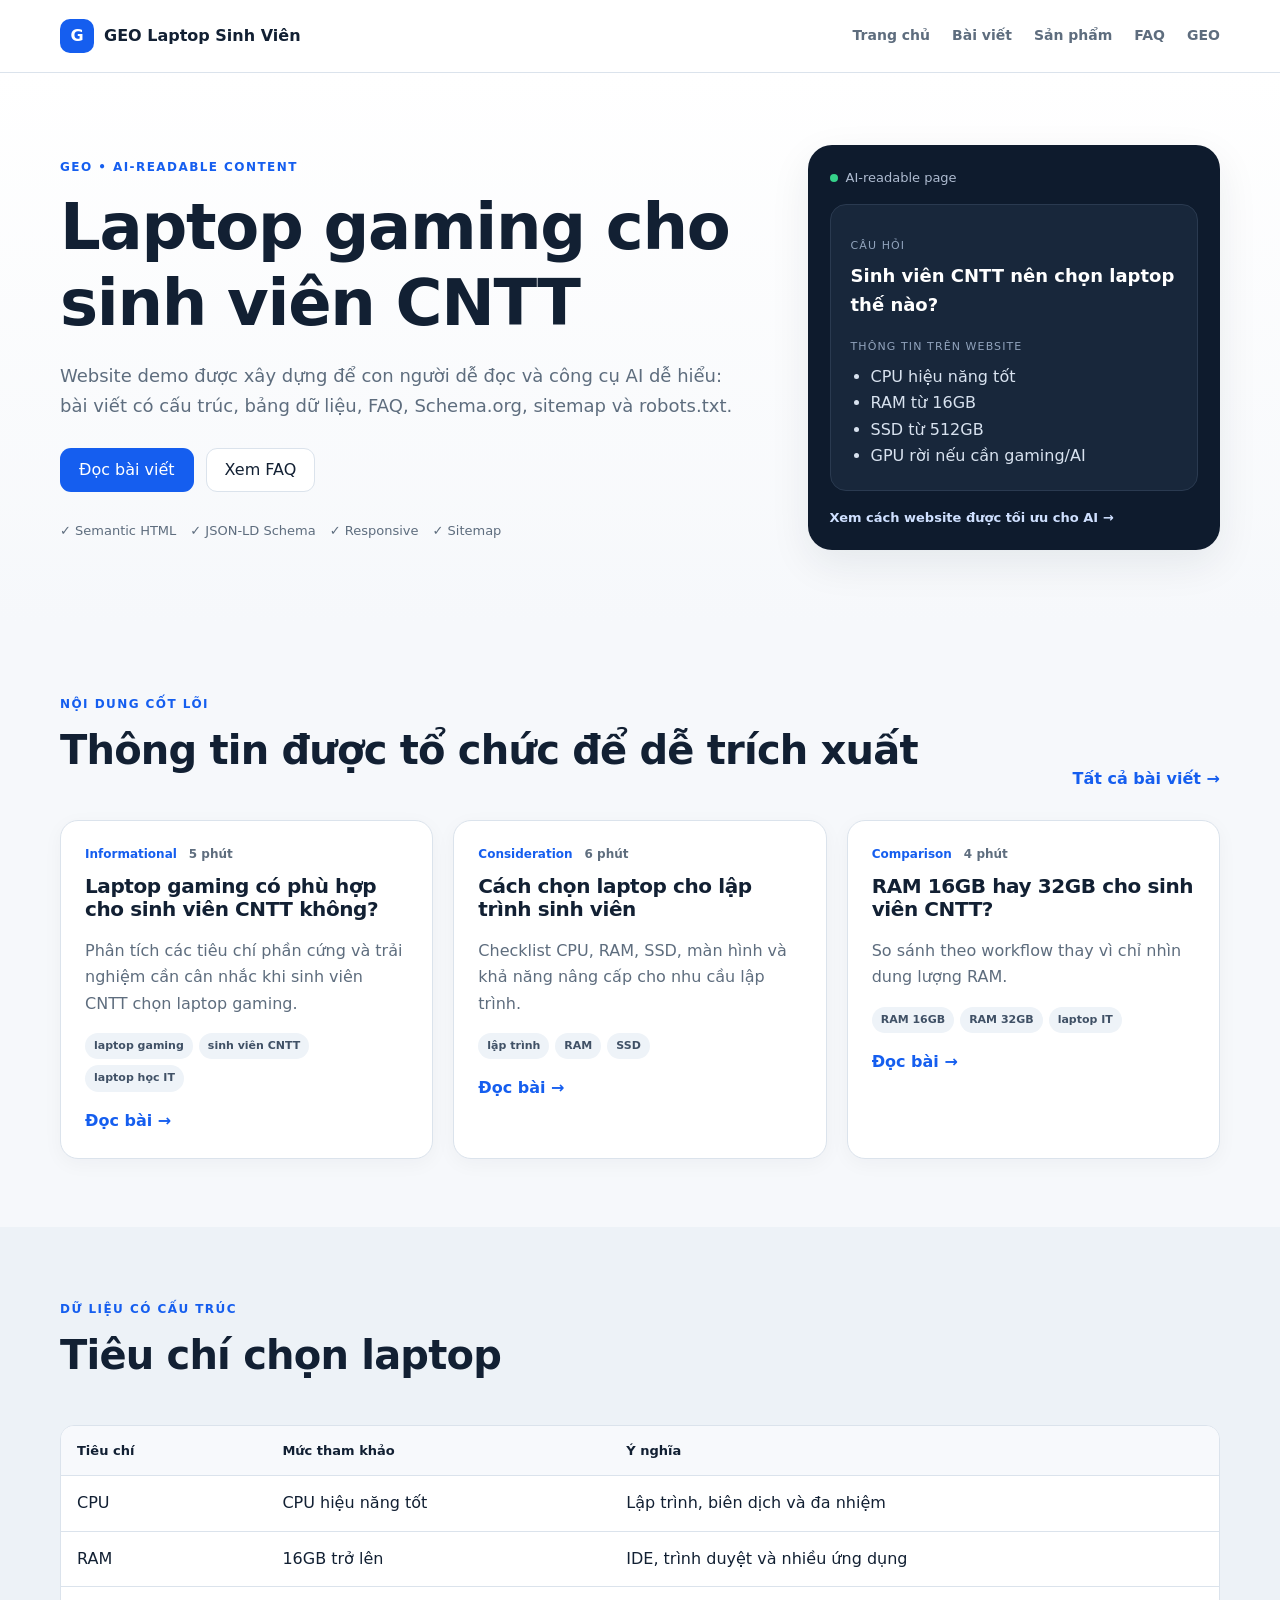
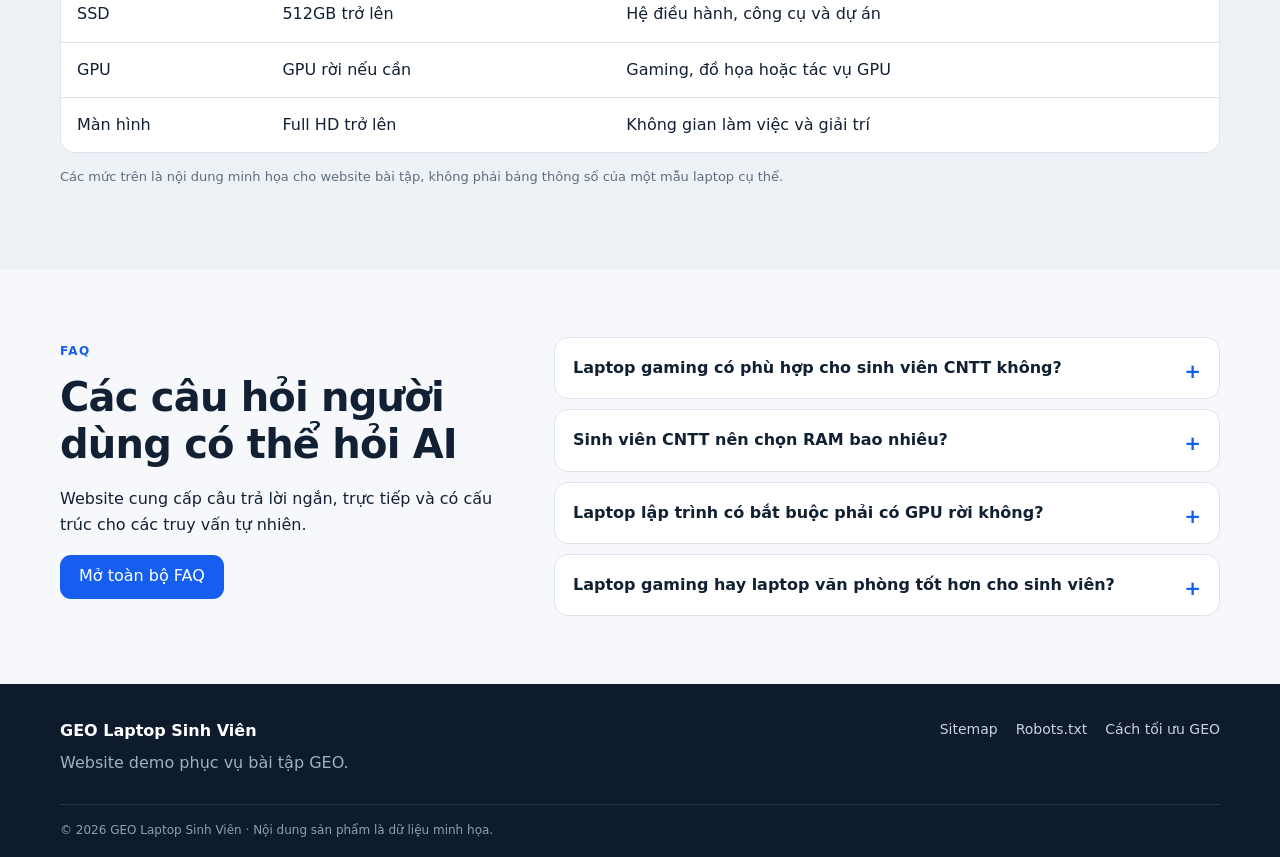
<file: index.html>
<!DOCTYPE html>
<html lang="vi">
<head>
  <meta charset="UTF-8">
  <meta name="viewport" content="width=device-width, initial-scale=1.0">
  <meta name="description" content="GEO Laptop Sinh Viên - hướng dẫn chọn laptop gaming cho sinh viên CNTT, bài viết, FAQ và dữ liệu sản phẩm có cấu trúc để AI Search dễ đọc.">
  <meta name="robots" content="index, follow">
  <link rel="canonical" href="https://YOUR-DOMAIN.com/">
  <link rel="stylesheet" href="css/style.css">
  <title>GEO Laptop Sinh Viên | Laptop Gaming cho Sinh viên CNTT</title>
  <script type="application/ld+json">
  {
    "@context":"https://schema.org",
    "@type":"WebSite",
    "name":"GEO Laptop Sinh Viên",
    "url":"https://YOUR-DOMAIN.com/",
    "description":"Website demo tối ưu GEO về laptop gaming cho sinh viên CNTT.",
    "inLanguage":"vi-VN",
    "potentialAction":{
      "@type":"SearchAction",
      "target":"https://YOUR-DOMAIN.com/search.html?q={search_term_string}",
      "query-input":"required name=search_term_string"
    }
  }
  </script>
</head>
<body>
  <header id="site-header"></header>

  <main>
    <section class="hero">
      <div class="container hero-grid">
        <div>
          <span class="eyebrow">GEO • AI-READABLE CONTENT</span>
          <h1>Laptop gaming cho sinh viên CNTT</h1>
          <p class="hero-lead">
            Website demo được xây dựng để con người dễ đọc và công cụ AI dễ hiểu:
            bài viết có cấu trúc, bảng dữ liệu, FAQ, Schema.org, sitemap và robots.txt.
          </p>
          <div class="hero-actions">
            <a class="btn btn-primary" href="posts.html">Đọc bài viết</a>
            <a class="btn btn-secondary" href="faq.html">Xem FAQ</a>
          </div>
          <div class="trust-line">
            <span>✓ Semantic HTML</span>
            <span>✓ JSON-LD Schema</span>
            <span>✓ Responsive</span>
            <span>✓ Sitemap</span>
          </div>
        </div>
        <div class="hero-card">
          <div class="hero-card-top">
            <span class="status-dot"></span>
            <span>AI-readable page</span>
          </div>
          <div class="ai-answer">
            <div class="mini-label">Câu hỏi</div>
            <strong>Sinh viên CNTT nên chọn laptop thế nào?</strong>
            <div class="mini-label">Thông tin trên website</div>
            <ul>
              <li>CPU hiệu năng tốt</li>
              <li>RAM từ 16GB</li>
              <li>SSD từ 512GB</li>
              <li>GPU rời nếu cần gaming/AI</li>
            </ul>
          </div>
          <a class="source-pill" href="about.html#geo">Xem cách website được tối ưu cho AI →</a>
        </div>
      </div>
    </section>

    <section class="section">
      <div class="container">
        <div class="section-heading">
          <div>
            <span class="eyebrow">NỘI DUNG CỐT LÕI</span>
            <h2>Thông tin được tổ chức để dễ trích xuất</h2>
          </div>
          <a class="text-link" href="posts.html">Tất cả bài viết →</a>
        </div>
        <div id="featured-posts" class="card-grid"></div>
      </div>
    </section>

    <section class="section section-muted">
      <div class="container">
        <div class="section-heading">
          <div>
            <span class="eyebrow">DỮ LIỆU CÓ CẤU TRÚC</span>
            <h2>Tiêu chí chọn laptop</h2>
          </div>
        </div>
        <div class="table-wrap">
          <table class="data-table">
            <thead>
              <tr><th>Tiêu chí</th><th>Mức tham khảo</th><th>Ý nghĩa</th></tr>
            </thead>
            <tbody>
              <tr><td>CPU</td><td>CPU hiệu năng tốt</td><td>Lập trình, biên dịch và đa nhiệm</td></tr>
              <tr><td>RAM</td><td>16GB trở lên</td><td>IDE, trình duyệt và nhiều ứng dụng</td></tr>
              <tr><td>SSD</td><td>512GB trở lên</td><td>Hệ điều hành, công cụ và dự án</td></tr>
              <tr><td>GPU</td><td>GPU rời nếu cần</td><td>Gaming, đồ họa hoặc tác vụ GPU</td></tr>
              <tr><td>Màn hình</td><td>Full HD trở lên</td><td>Không gian làm việc và giải trí</td></tr>
            </tbody>
          </table>
        </div>
        <p class="note">Các mức trên là nội dung minh họa cho website bài tập, không phải bảng thông số của một mẫu laptop cụ thể.</p>
      </div>
    </section>

    <section class="section">
      <div class="container faq-preview">
        <div>
          <span class="eyebrow">FAQ</span>
          <h2>Các câu hỏi người dùng có thể hỏi AI</h2>
          <p>Website cung cấp câu trả lời ngắn, trực tiếp và có cấu trúc cho các truy vấn tự nhiên.</p>
          <a class="btn btn-primary" href="faq.html">Mở toàn bộ FAQ</a>
        </div>
        <div id="home-faq" class="faq-list"></div>
      </div>
    </section>
  </main>

  <footer id="site-footer"></footer>
  <script src="js/data.js"></script>
  <script src="js/app.js"></script>
</body>
</html>
</file>
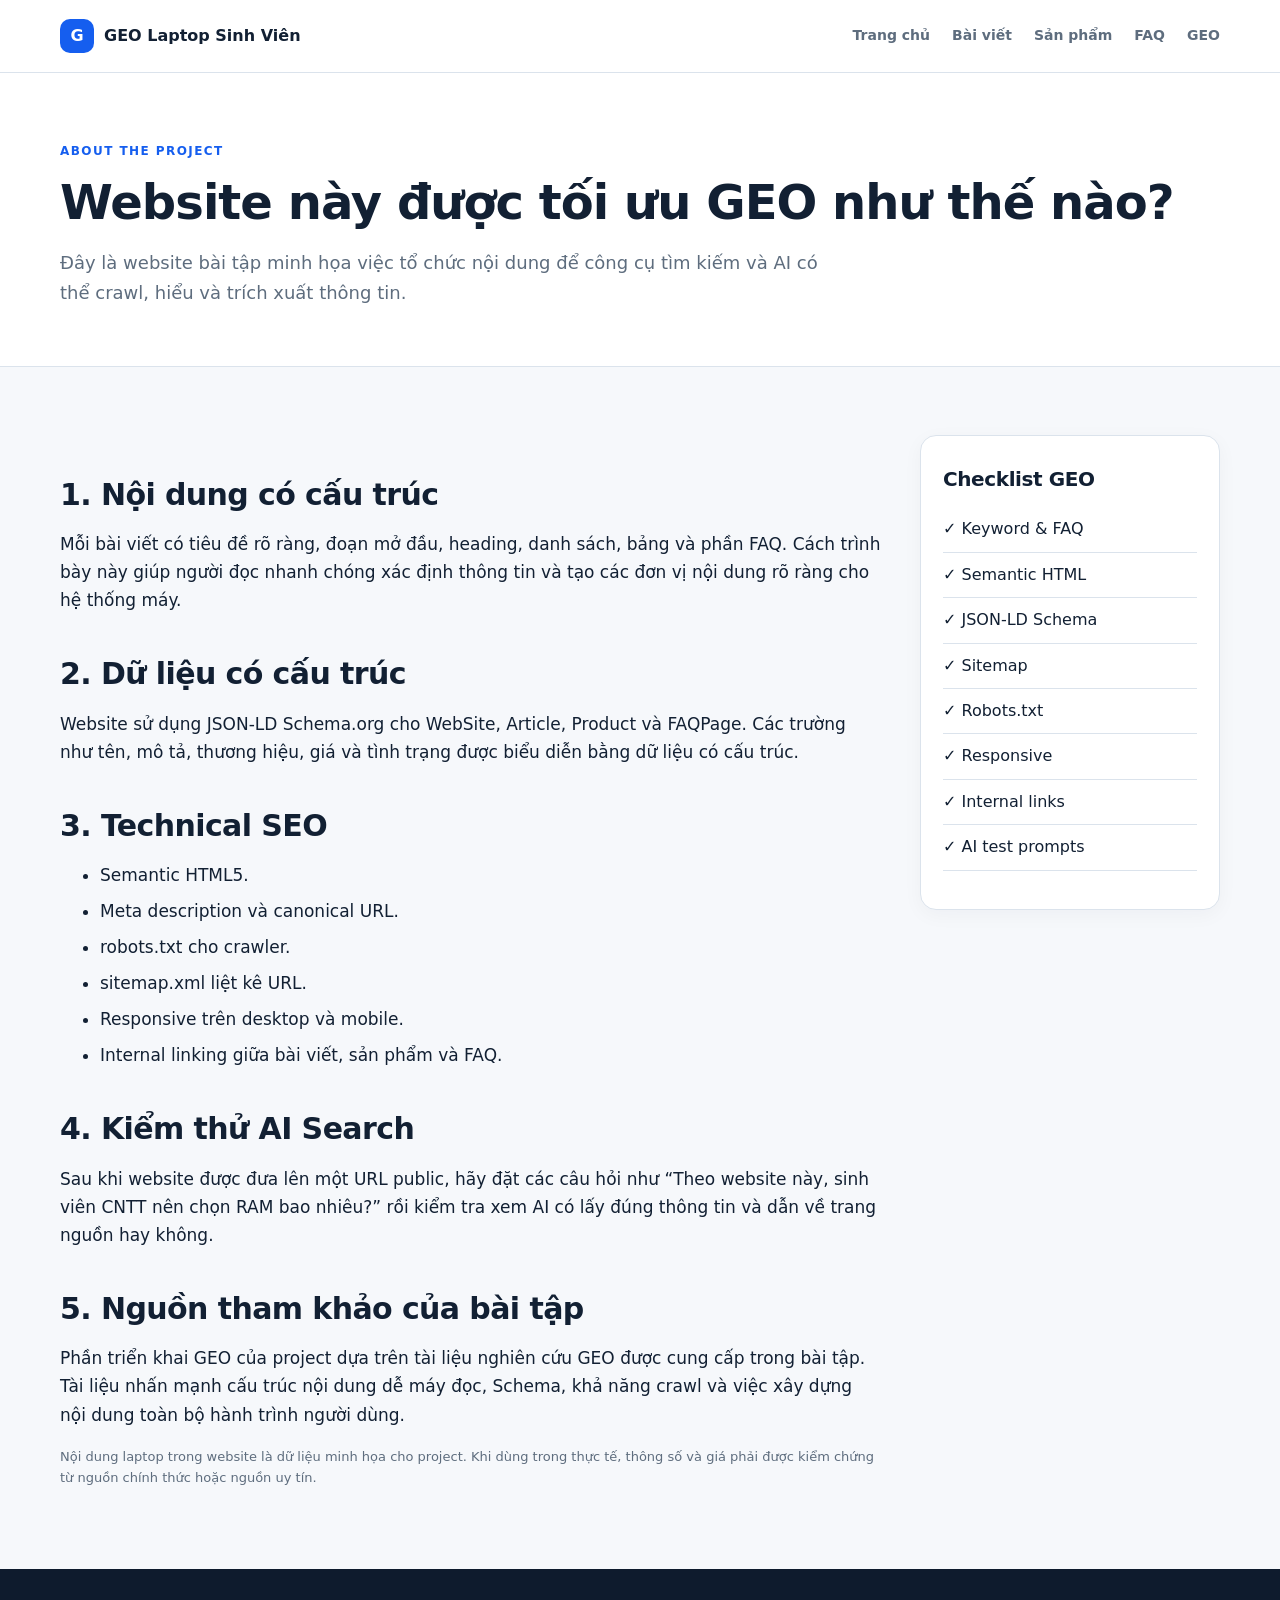
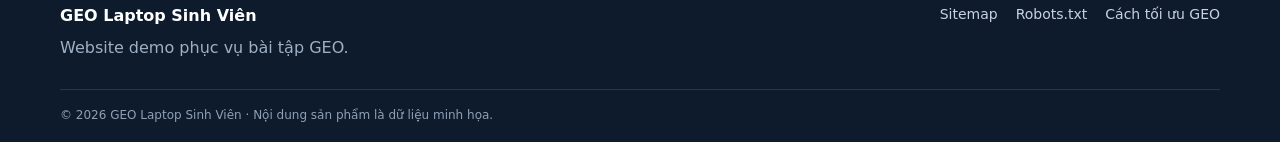
<file: about.html>
<!DOCTYPE html>
<html lang="vi">
<head>
  <meta charset="UTF-8">
  <meta name="viewport" content="width=device-width, initial-scale=1.0">
  <meta name="description" content="Giới thiệu website GEO Laptop Sinh Viên và các kỹ thuật tối ưu để AI dễ đọc nội dung.">
  <meta name="robots" content="index, follow">
  <link rel="canonical" href="https://YOUR-DOMAIN.com/about.html">
  <link rel="stylesheet" href="css/style.css">
  <title>Giới thiệu & GEO | GEO Laptop Sinh Viên</title>
  <script type="application/ld+json">
  {
    "@context":"https://schema.org",
    "@type":"AboutPage",
    "name":"Giới thiệu GEO Laptop Sinh Viên",
    "url":"https://YOUR-DOMAIN.com/about.html",
    "inLanguage":"vi-VN"
  }
  </script>
</head>
<body>
<header id="site-header"></header>
<main>
  <section class="page-head">
    <div class="container">
      <span class="eyebrow">ABOUT THE PROJECT</span>
      <h1>Website này được tối ưu GEO như thế nào?</h1>
      <p>Đây là website bài tập minh họa việc tổ chức nội dung để công cụ tìm kiếm và AI có thể crawl, hiểu và trích xuất thông tin.</p>
    </div>
  </section>

  <section class="section" id="geo">
    <div class="container content-layout">
      <article class="prose">
        <h2>1. Nội dung có cấu trúc</h2>
        <p>Mỗi bài viết có tiêu đề rõ ràng, đoạn mở đầu, heading, danh sách, bảng và phần FAQ. Cách trình bày này giúp người đọc nhanh chóng xác định thông tin và tạo các đơn vị nội dung rõ ràng cho hệ thống máy.</p>

        <h2>2. Dữ liệu có cấu trúc</h2>
        <p>Website sử dụng JSON-LD Schema.org cho WebSite, Article, Product và FAQPage. Các trường như tên, mô tả, thương hiệu, giá và tình trạng được biểu diễn bằng dữ liệu có cấu trúc.</p>

        <h2>3. Technical SEO</h2>
        <ul>
          <li>Semantic HTML5.</li>
          <li>Meta description và canonical URL.</li>
          <li>robots.txt cho crawler.</li>
          <li>sitemap.xml liệt kê URL.</li>
          <li>Responsive trên desktop và mobile.</li>
          <li>Internal linking giữa bài viết, sản phẩm và FAQ.</li>
        </ul>

        <h2>4. Kiểm thử AI Search</h2>
        <p>Sau khi website được đưa lên một URL public, hãy đặt các câu hỏi như “Theo website này, sinh viên CNTT nên chọn RAM bao nhiêu?” rồi kiểm tra xem AI có lấy đúng thông tin và dẫn về trang nguồn hay không.</p>

        <h2>5. Nguồn tham khảo của bài tập</h2>
        <p>Phần triển khai GEO của project dựa trên tài liệu nghiên cứu GEO được cung cấp trong bài tập. Tài liệu nhấn mạnh cấu trúc nội dung dễ máy đọc, Schema, khả năng crawl và việc xây dựng nội dung toàn bộ hành trình người dùng.</p>
        <p class="note">Nội dung laptop trong website là dữ liệu minh họa cho project. Khi dùng trong thực tế, thông số và giá phải được kiểm chứng từ nguồn chính thức hoặc nguồn uy tín.</p>
      </article>

      <aside class="side-card">
        <h3>Checklist GEO</h3>
        <ul class="check-list">
          <li>✓ Keyword & FAQ</li>
          <li>✓ Semantic HTML</li>
          <li>✓ JSON-LD Schema</li>
          <li>✓ Sitemap</li>
          <li>✓ Robots.txt</li>
          <li>✓ Responsive</li>
          <li>✓ Internal links</li>
          <li>✓ AI test prompts</li>
        </ul>
      </aside>
    </div>
  </section>
</main>
<footer id="site-footer"></footer>
<script src="js/data.js"></script>
<script src="js/app.js"></script>
</body>
</html>
</file>
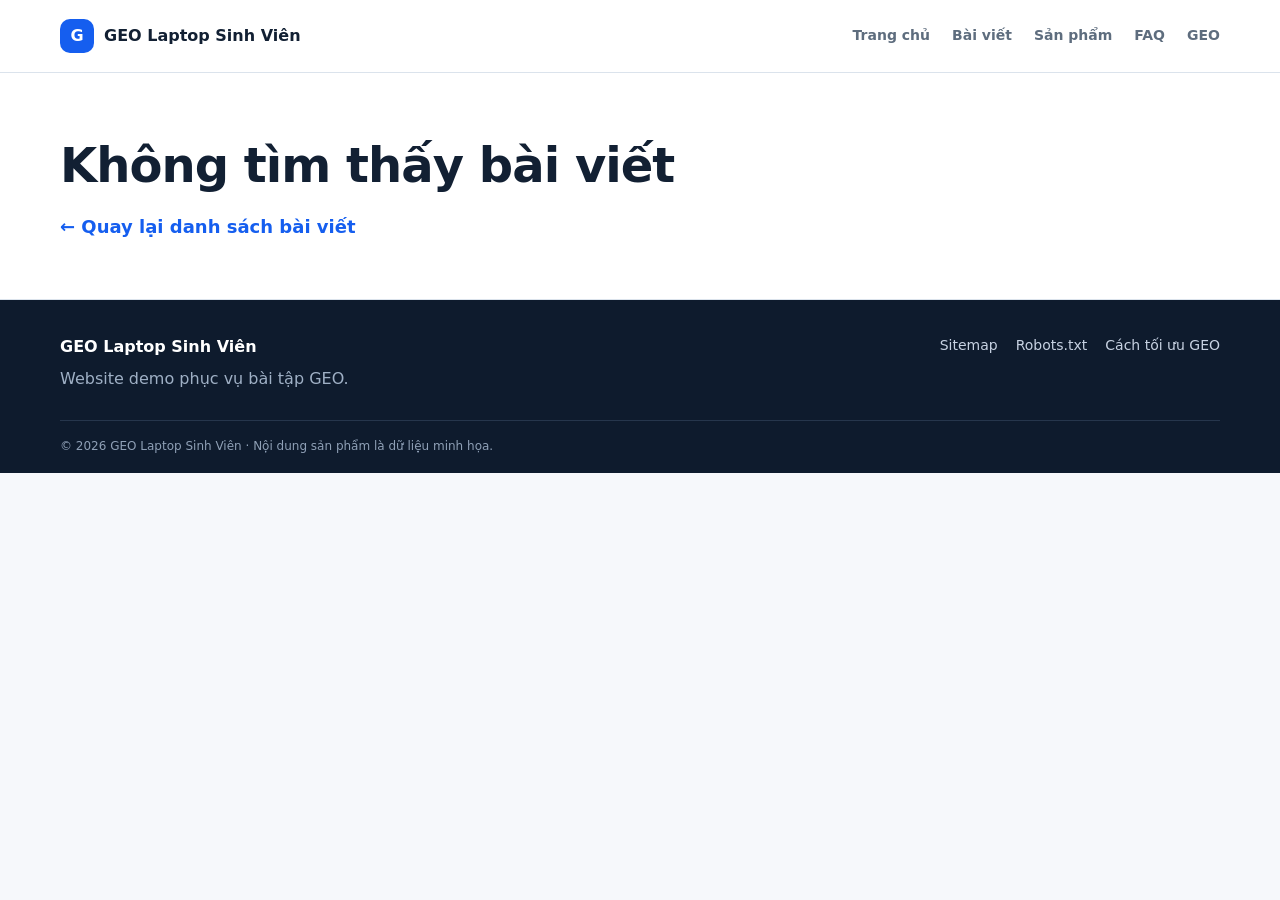
<file: article.html>
<!DOCTYPE html>
<html lang="vi">
<head>
  <meta charset="UTF-8">
  <meta name="viewport" content="width=device-width, initial-scale=1.0">
  <meta name="robots" content="index, follow">
  <link rel="stylesheet" href="css/style.css">
  <title>Bài viết | GEO Laptop Sinh Viên</title>
</head>
<body>
<header id="site-header"></header>
<main id="article-root"></main>
<footer id="site-footer"></footer>
<script src="js/data.js"></script>
<script src="js/app.js"></script>
<script>
  window.addEventListener("DOMContentLoaded", renderArticle);
</script>
</body>
</html>
</file>
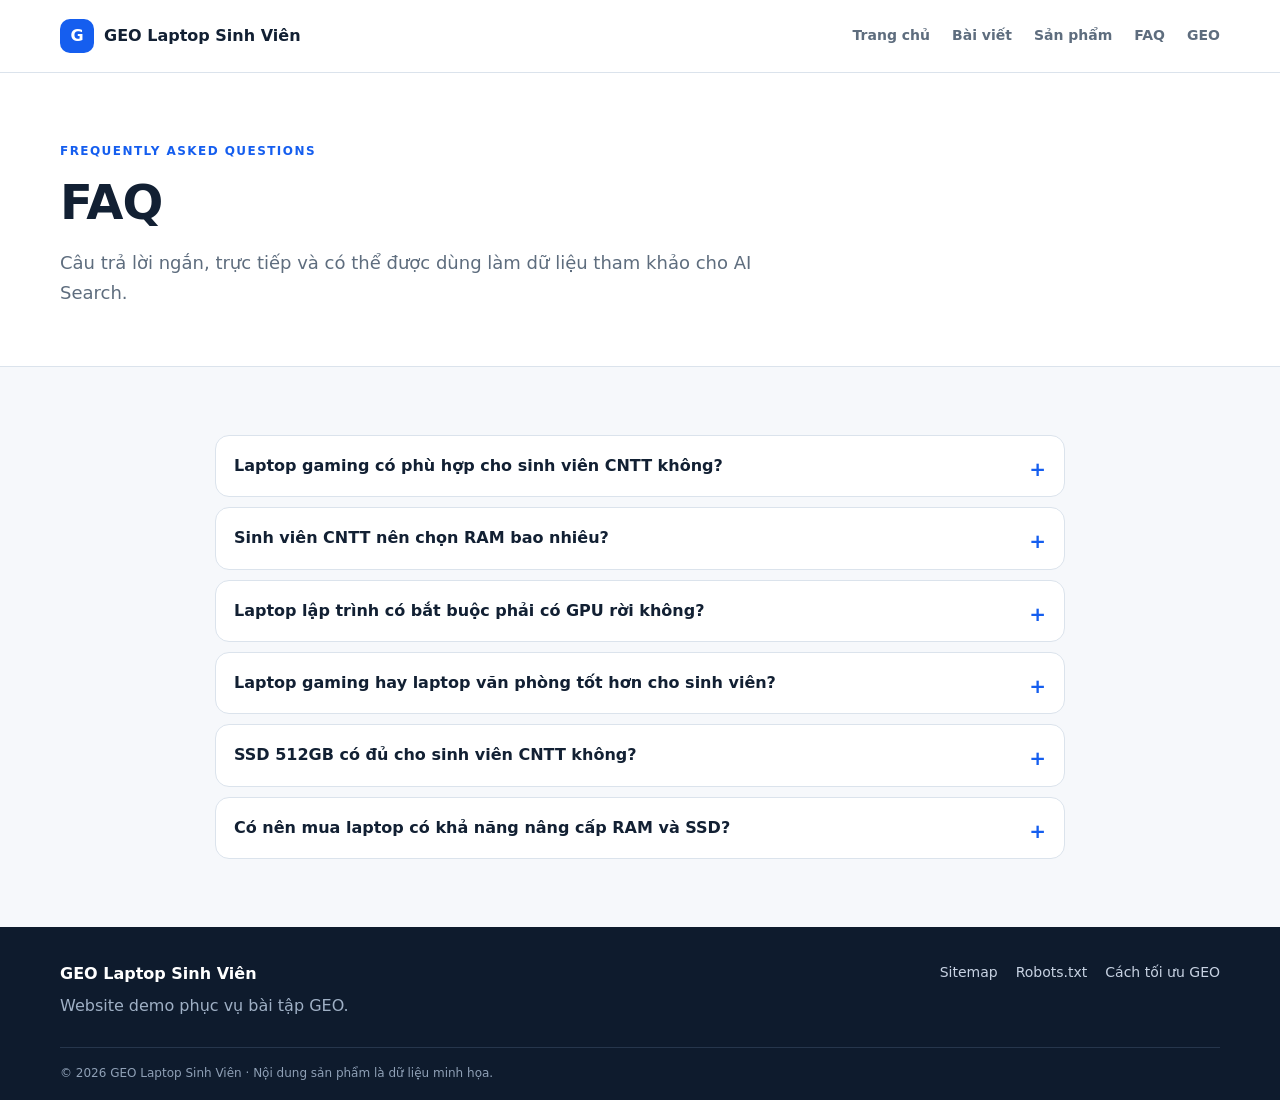
<file: faq.html>
<!DOCTYPE html>
<html lang="vi">
<head>
  <meta charset="UTF-8">
  <meta name="viewport" content="width=device-width, initial-scale=1.0">
  <meta name="description" content="FAQ về cách chọn laptop gaming cho sinh viên CNTT.">
  <meta name="robots" content="index, follow">
  <link rel="canonical" href="https://YOUR-DOMAIN.com/faq.html">
  <link rel="stylesheet" href="css/style.css">
  <title>FAQ | GEO Laptop Sinh Viên</title>
  <script type="application/ld+json" id="faq-schema"></script>
</head>
<body>
<header id="site-header"></header>
<main>
  <section class="page-head">
    <div class="container">
      <span class="eyebrow">FREQUENTLY ASKED QUESTIONS</span>
      <h1>FAQ</h1>
      <p>Câu trả lời ngắn, trực tiếp và có thể được dùng làm dữ liệu tham khảo cho AI Search.</p>
    </div>
  </section>
  <section class="section">
    <div class="container narrow">
      <div id="faq-all" class="faq-list faq-large"></div>
    </div>
  </section>
</main>
<footer id="site-footer"></footer>
<script src="js/data.js"></script>
<script src="js/app.js"></script>
<script>
window.addEventListener("DOMContentLoaded", () => {
  document.querySelector("#faq-all").innerHTML = GEO_DATA.faq.map(renderFaq).join("");
  document.querySelector("#faq-schema").textContent = JSON.stringify({
    "@context":"https://schema.org",
    "@type":"FAQPage",
    "mainEntity": GEO_DATA.faq.map(x => ({
      "@type":"Question",
      "name":x.question,
      "acceptedAnswer":{"@type":"Answer","text":x.answer}
    }))
  });
});
</script>
</body>
</html>
</file>
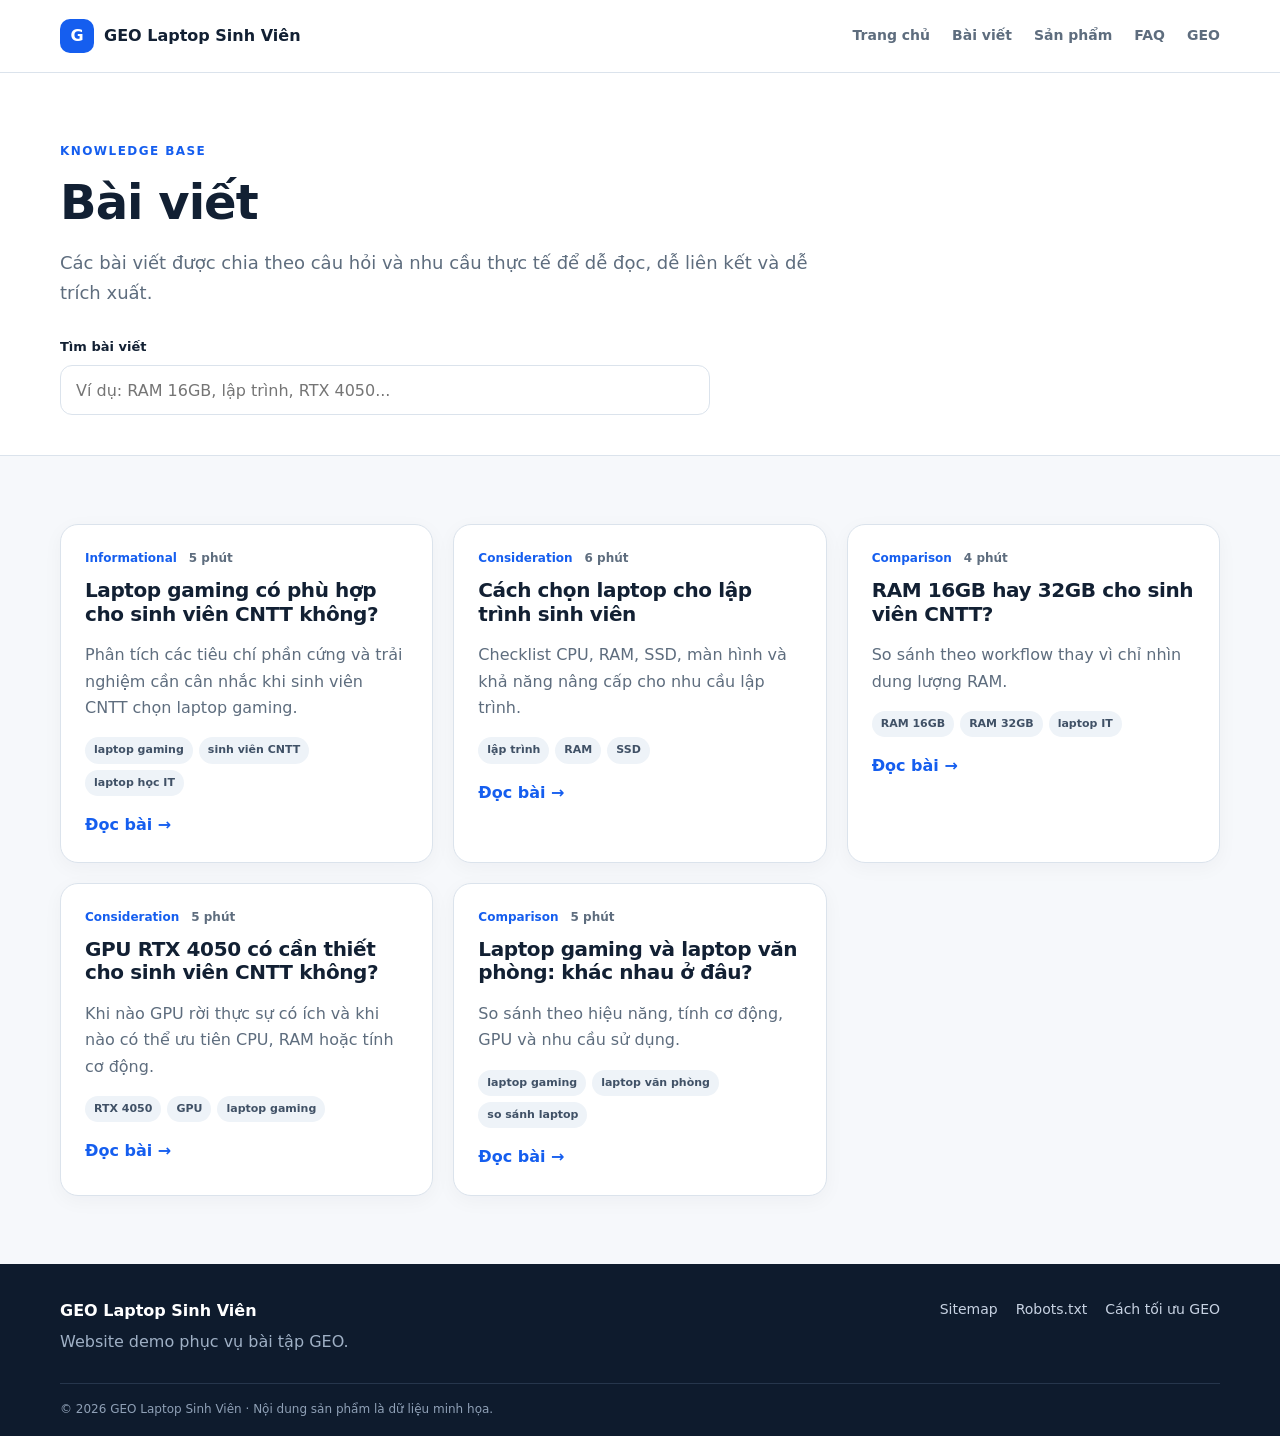
<file: posts.html>
<!DOCTYPE html>
<html lang="vi">
<head>
  <meta charset="UTF-8">
  <meta name="viewport" content="width=device-width, initial-scale=1.0">
  <meta name="description" content="Danh sách bài viết về laptop gaming, lập trình và lựa chọn laptop cho sinh viên CNTT.">
  <meta name="robots" content="index, follow">
  <link rel="canonical" href="https://YOUR-DOMAIN.com/posts.html">
  <link rel="stylesheet" href="css/style.css">
  <title>Bài viết | GEO Laptop Sinh Viên</title>
  <script type="application/ld+json">
  {
    "@context":"https://schema.org",
    "@type":"CollectionPage",
    "name":"Bài viết về laptop gaming cho sinh viên CNTT",
    "url":"https://YOUR-DOMAIN.com/posts.html",
    "inLanguage":"vi-VN"
  }
  </script>
</head>
<body>
<header id="site-header"></header>
<main>
  <section class="page-head">
    <div class="container">
      <span class="eyebrow">KNOWLEDGE BASE</span>
      <h1>Bài viết</h1>
      <p>Các bài viết được chia theo câu hỏi và nhu cầu thực tế để dễ đọc, dễ liên kết và dễ trích xuất.</p>
      <div class="search-box">
        <label for="post-search">Tìm bài viết</label>
        <input id="post-search" type="search" placeholder="Ví dụ: RAM 16GB, lập trình, RTX 4050...">
      </div>
    </div>
  </section>
  <section class="section">
    <div class="container">
      <div id="post-grid" class="card-grid card-grid-3"></div>
    </div>
  </section>
</main>
<footer id="site-footer"></footer>
<script src="js/data.js"></script>
<script src="js/app.js"></script>
<script>
  window.addEventListener("DOMContentLoaded", () => {
    const input = document.querySelector("#post-search");
    const render = (term = "") => {
      const q = term.toLowerCase().trim();
      const filtered = GEO_DATA.posts.filter(p =>
        [p.title, p.excerpt, p.category, ...(p.keywords || [])].join(" ").toLowerCase().includes(q)
      );
      document.querySelector("#post-grid").innerHTML = filtered.map(renderPostCard).join("") ||
        '<div class="empty-state">Không tìm thấy bài viết phù hợp.</div>';
    };
    render();
    input.addEventListener("input", e => render(e.target.value));
  });
</script>
</body>
</html>
</file>
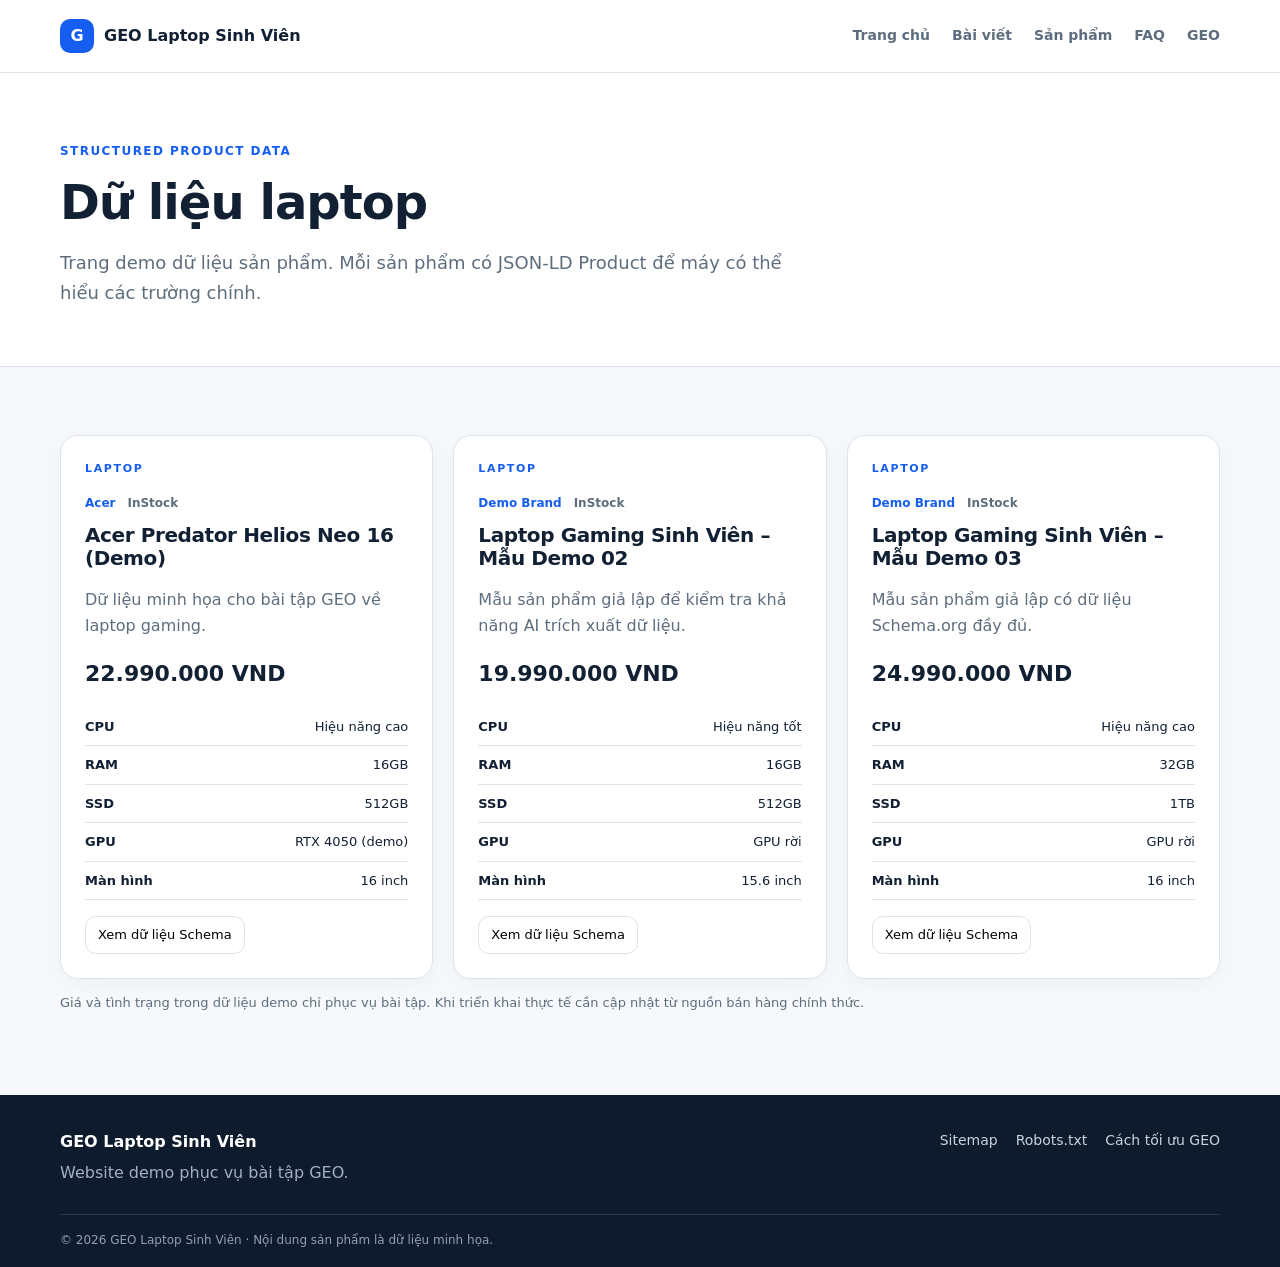
<file: products.html>
<!DOCTYPE html>
<html lang="vi">
<head>
  <meta charset="UTF-8">
  <meta name="viewport" content="width=device-width, initial-scale=1.0">
  <meta name="description" content="Dữ liệu sản phẩm laptop gaming dạng có cấu trúc, phục vụ demo GEO và AI Search.">
  <meta name="robots" content="index, follow">
  <link rel="canonical" href="https://YOUR-DOMAIN.com/products.html">
  <link rel="stylesheet" href="css/style.css">
  <title>Dữ liệu laptop | GEO Laptop Sinh Viên</title>
  <script type="application/ld+json">
  {
    "@context":"https://schema.org",
    "@type":"CollectionPage",
    "name":"Dữ liệu laptop gaming",
    "url":"https://YOUR-DOMAIN.com/products.html",
    "inLanguage":"vi-VN"
  }
  </script>
</head>
<body>
<header id="site-header"></header>
<main>
  <section class="page-head">
    <div class="container">
      <span class="eyebrow">STRUCTURED PRODUCT DATA</span>
      <h1>Dữ liệu laptop</h1>
      <p>Trang demo dữ liệu sản phẩm. Mỗi sản phẩm có JSON-LD Product để máy có thể hiểu các trường chính.</p>
    </div>
  </section>
  <section class="section">
    <div class="container">
      <div id="product-grid" class="card-grid card-grid-3"></div>
      <p class="note">Giá và tình trạng trong dữ liệu demo chỉ phục vụ bài tập. Khi triển khai thực tế cần cập nhật từ nguồn bán hàng chính thức.</p>
    </div>
  </section>
</main>
<footer id="site-footer"></footer>
<script src="js/data.js"></script>
<script src="js/app.js"></script>
<script>
window.addEventListener("DOMContentLoaded", () => {
  document.querySelector("#product-grid").innerHTML = GEO_DATA.products.map(renderProductCard).join("");
});
</script>
</body>
</html>
</file>
<file: css/style.css>
:root{
  --bg:#f6f8fb;
  --surface:#ffffff;
  --surface-2:#eef3f8;
  --text:#122033;
  --muted:#5e6d7e;
  --line:#dbe3ec;
  --primary:#155eef;
  --primary-dark:#0d47bd;
  --accent:#13a06b;
  --shadow:0 14px 40px rgba(18,32,51,.08);
  --radius:18px;
  --max:1160px;
}
*{box-sizing:border-box}
html{scroll-behavior:smooth}
body{margin:0;background:var(--bg);color:var(--text);font-family:Inter,ui-sans-serif,system-ui,-apple-system,BlinkMacSystemFont,"Segoe UI",sans-serif;line-height:1.65}
a{color:inherit}
.container{width:min(var(--max),92%);margin:auto}
.narrow{width:min(850px,92%)}
.nav-wrap{width:min(var(--max),92%);margin:auto;min-height:72px;display:flex;align-items:center;justify-content:space-between;gap:24px}
header{background:rgba(255,255,255,.94);border-bottom:1px solid var(--line);position:sticky;top:0;z-index:20;backdrop-filter:blur(12px)}
.brand{display:flex;align-items:center;gap:10px;text-decoration:none;font-weight:800}
.brand-mark{display:grid;place-items:center;width:34px;height:34px;border-radius:10px;background:var(--primary);color:#fff}
.nav{display:flex;gap:22px;flex-wrap:wrap}
.nav a{text-decoration:none;color:var(--muted);font-weight:650;font-size:14px}
.nav a:hover,.text-link:hover{color:var(--primary)}
.hero{padding:72px 0;background:linear-gradient(180deg,#fff 0%,#f6f8fb 100%)}
.hero-grid{display:grid;grid-template-columns:1.25fr .75fr;gap:60px;align-items:center}
.eyebrow{display:inline-block;font-size:12px;font-weight:800;letter-spacing:.12em;color:var(--primary);margin-bottom:12px}
h1,h2,h3{line-height:1.18;letter-spacing:-.02em}
h1{font-size:clamp(38px,6vw,64px);margin:0 0 20px}
h2{font-size:clamp(28px,4vw,40px);margin:0 0 18px}
h3{font-size:20px;margin:10px 0}
.hero-lead,.page-head p,.lead{font-size:18px;color:var(--muted);max-width:760px}
.hero-actions{display:flex;gap:12px;margin:28px 0;flex-wrap:wrap}
.btn{display:inline-flex;align-items:center;justify-content:center;min-height:44px;padding:0 18px;border-radius:11px;text-decoration:none;font-weight:750;border:1px solid transparent;cursor:pointer;font:inherit}
.btn-primary{background:var(--primary);color:#fff}
.btn-primary:hover{background:var(--primary-dark)}
.btn-secondary{background:#fff;border-color:var(--line)}
.btn-small{min-height:38px;padding:0 12px;font-size:13px}
.btn-full{width:100%;margin-top:18px}
.trust-line{display:flex;gap:14px;flex-wrap:wrap;color:var(--muted);font-size:13px}
.hero-card{background:#0e1b2d;color:#fff;border-radius:24px;padding:22px;box-shadow:var(--shadow)}
.hero-card-top{display:flex;gap:8px;align-items:center;color:#aebbd0;font-size:13px}
.status-dot{width:8px;height:8px;border-radius:50%;background:#35d28a}
.ai-answer{background:#18273b;border:1px solid #2a3a50;border-radius:16px;padding:20px;margin:16px 0}
.ai-answer strong{display:block;font-size:18px;margin-bottom:18px}
.ai-answer ul{margin:8px 0 0;padding-left:20px;color:#d8e2ef}
.mini-label{font-size:11px;text-transform:uppercase;letter-spacing:.1em;color:#91a3bc;margin:12px 0 5px}
.source-pill{display:block;color:#cfe0ff;text-decoration:none;font-weight:700;font-size:13px}
.section{padding:68px 0}
.section-muted{background:#edf2f7}
.section-heading{display:flex;justify-content:space-between;align-items:end;gap:20px;margin-bottom:28px}
.card-grid{display:grid;grid-template-columns:repeat(3,1fr);gap:20px}
.card-grid-3{grid-template-columns:repeat(3,1fr)}
.content-card{background:var(--surface);border:1px solid var(--line);border-radius:var(--radius);padding:24px;box-shadow:0 5px 20px rgba(18,32,51,.04)}
.content-card p{color:var(--muted)}
.card-meta{display:flex;gap:12px;flex-wrap:wrap;color:var(--muted);font-size:12px;font-weight:700}
.card-meta span:first-child{color:var(--primary)}
.content-card h3 a{text-decoration:none}
.text-link{color:var(--primary);text-decoration:none;font-weight:750}
.tag-row{display:flex;gap:6px;flex-wrap:wrap;margin:16px 0}
.tag{background:var(--surface-2);color:#405166;border-radius:999px;padding:4px 9px;font-size:11px;font-weight:700}
.table-wrap{overflow-x:auto;background:#fff;border:1px solid var(--line);border-radius:14px}
.data-table{width:100%;border-collapse:collapse;min-width:620px}
.data-table th,.data-table td{text-align:left;padding:14px 16px;border-bottom:1px solid var(--line);vertical-align:top}
.data-table th{background:#f7f9fc;font-size:13px}
.data-table tr:last-child td{border-bottom:0}
.note{color:var(--muted);font-size:13px}
.faq-preview{display:grid;grid-template-columns:.8fr 1.2fr;gap:50px;align-items:start}
.faq-list{display:grid;gap:10px}
.faq-item{background:#fff;border:1px solid var(--line);border-radius:14px;padding:0 18px}
.faq-item summary{cursor:pointer;font-weight:750;padding:17px 0;list-style:none}
.faq-item summary::-webkit-details-marker{display:none}
.faq-item summary:after{content:"+";float:right;color:var(--primary);font-size:20px}
.faq-item[open] summary:after{content:"−"}
.faq-answer{padding:0 0 17px;color:var(--muted)}
.page-head{padding:64px 0 40px;background:#fff;border-bottom:1px solid var(--line)}
.page-head h1{font-size:48px;margin-bottom:12px}
.search-box{margin-top:28px;display:grid;gap:8px;max-width:650px}
.search-box label{font-size:13px;font-weight:800}
.search-box input{height:50px;border:1px solid var(--line);border-radius:12px;padding:0 15px;font:inherit;outline:none}
.search-box input:focus{border-color:var(--primary);box-shadow:0 0 0 3px rgba(21,94,239,.1)}
.article-head{padding:60px 0 40px;background:#fff;border-bottom:1px solid var(--line)}
.article-head h1{font-size:clamp(36px,5vw,58px);margin-top:12px}
.content-layout{display:grid;grid-template-columns:minmax(0,1fr) 300px;gap:38px;align-items:start}
.prose{font-size:17px}
.prose h2{font-size:30px;margin-top:42px}
.prose li{margin:8px 0}
.side-card{background:#fff;border:1px solid var(--line);border-radius:16px;padding:22px;box-shadow:0 5px 20px rgba(18,32,51,.04)}
.sticky{position:sticky;top:95px}
.check-list{padding:0;list-style:none}
.check-list li{padding:9px 0;border-bottom:1px solid var(--line)}
.spec-mini{list-style:none;margin:16px 0;padding:0}
.spec-mini li{display:flex;justify-content:space-between;gap:12px;padding:8px 0;border-bottom:1px solid var(--line);font-size:13px}
.product-icon{font-size:11px;font-weight:900;letter-spacing:.15em;color:var(--primary);margin-bottom:16px}
.price{font-size:22px;font-weight:850;margin:14px 0}
.article-source{margin-top:40px;padding:18px;background:#f3f6fa;border-left:4px solid var(--primary);border-radius:8px;font-size:14px;color:var(--muted)}
.empty-state{grid-column:1/-1;padding:35px;text-align:center;background:#fff;border:1px dashed var(--line);border-radius:16px;color:var(--muted)}
footer{background:#0e1b2d;color:#c7d2e2;padding:34px 0 0}
.footer-inner{width:min(var(--max),92%);margin:auto;display:flex;justify-content:space-between;gap:30px}
.footer-inner strong{color:#fff}
.footer-inner p{margin:5px 0 0;color:#9fb0c5}
.footer-links{display:flex;gap:18px;flex-wrap:wrap}
.footer-links a{color:#c7d2e2;text-decoration:none;font-size:14px}
.footer-bottom{width:min(var(--max),92%);margin:28px auto 0;padding:16px 0;border-top:1px solid #26364c;font-size:12px;color:#8fa0b6}
@media (max-width:900px){
  .hero-grid,.faq-preview,.content-layout{grid-template-columns:1fr}
  .card-grid,.card-grid-3{grid-template-columns:repeat(2,1fr)}
  .sticky{position:static}
  .nav{gap:12px}
}
@media (max-width:620px){
  .nav-wrap{align-items:flex-start;padding:14px 0;flex-direction:column}
  .nav{width:100%;justify-content:space-between}
  .hero{padding:48px 0}
  .section{padding:48px 0}
  .card-grid,.card-grid-3{grid-template-columns:1fr}
  .page-head h1{font-size:38px}
  .hero-lead,.page-head p,.lead{font-size:16px}
  .footer-inner{flex-direction:column}
}
</file>
